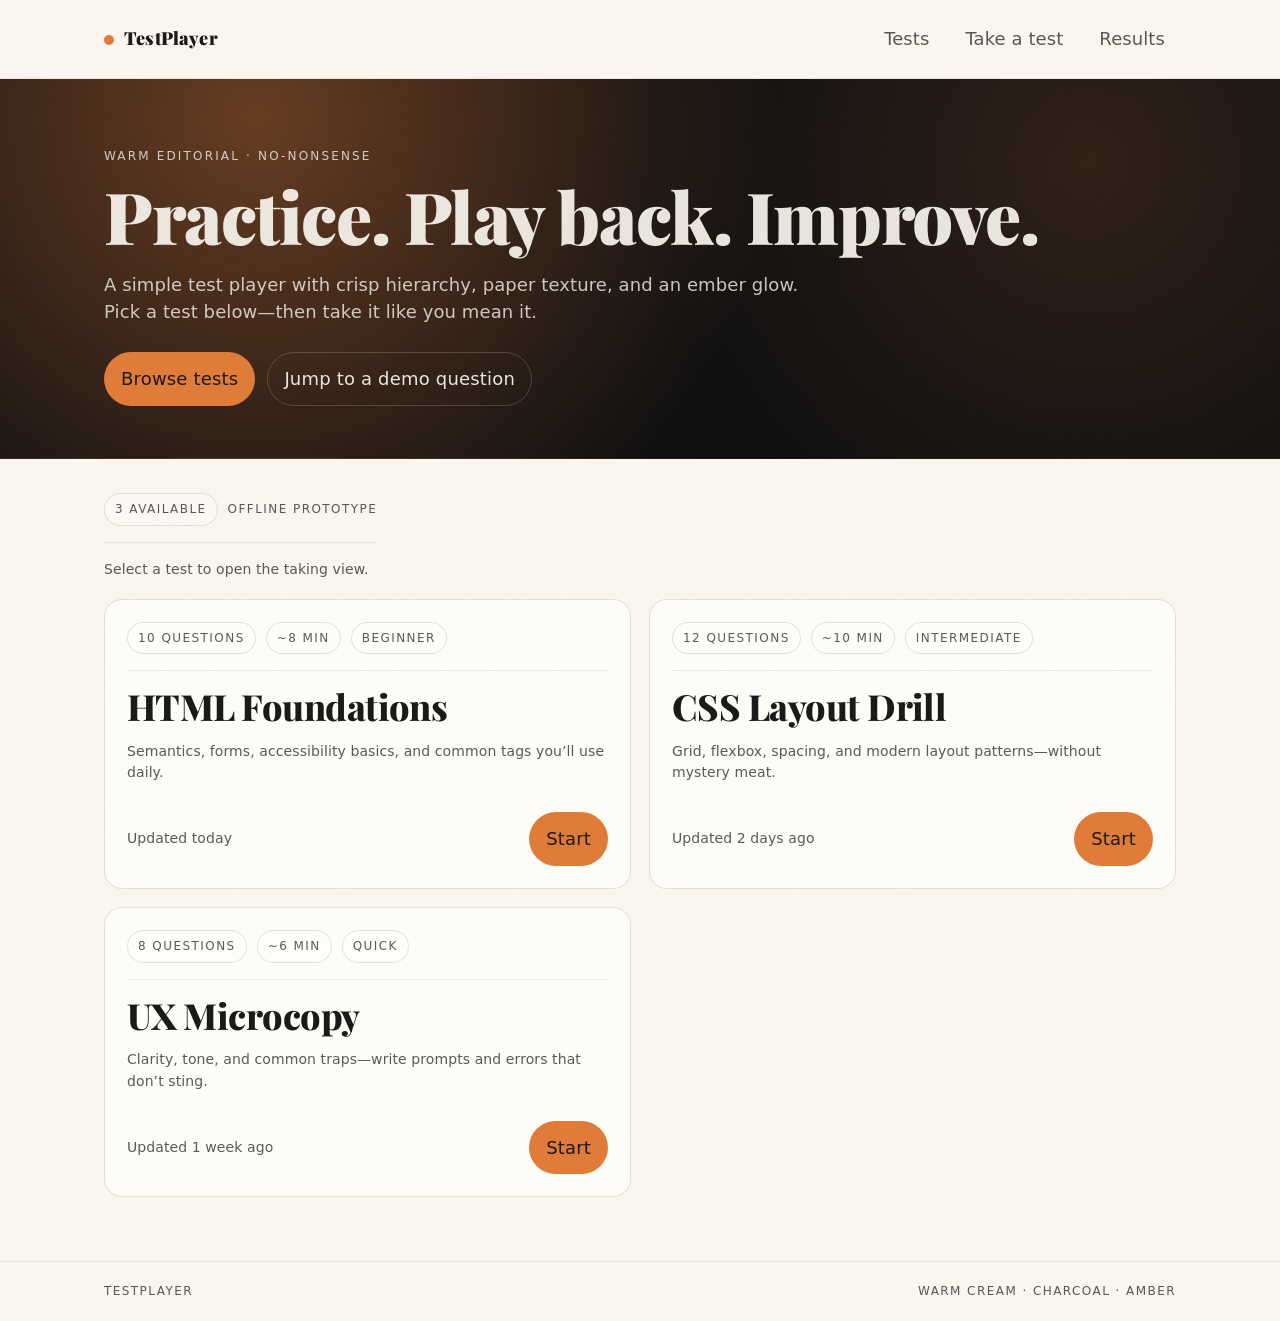
<file: index.html>
<!doctype html>
<html lang="en">
  <head>
    <meta charset="utf-8" />
    <meta name="viewport" content="width=device-width,initial-scale=1" />
    <title>TestPlayer — Tests</title>

    <link rel="preconnect" href="https://fonts.googleapis.com" />
    <link rel="preconnect" href="https://fonts.gstatic.com" crossorigin />
    <link href="https://fonts.googleapis.com/css2?family=Playfair+Display:wght@400;800;900&display=swap" rel="stylesheet" />
    <link href="https://api.fontshare.com/v2/css?f[]=satoshi@200,300,400,500,700,900&display=swap" rel="stylesheet" />

    <link rel="stylesheet" href="styles.css" />
  </head>
  <body>
    <div class="page">
      <header class="topbar">
        <div class="container">
          <div class="topbar-inner">
            <a class="brand" href="index.html" aria-label="TestPlayer home">
              <span class="brand-mark" aria-hidden="true"></span>
              <span class="brand-name">TestPlayer</span>
            </a>
            <nav class="nav" aria-label="Primary">
              <a href="index.html" aria-current="page">Tests</a>
              <a href="test.html">Take a test</a>
              <a href="results.html">Results</a>
            </nav>
          </div>
        </div>
      </header>

      <section class="hero">
        <div class="container">
          <div class="hero-inner">
            <div class="kicker">Warm editorial · no-nonsense</div>
            <h1 class="h1">Practice. Play back. Improve.</h1>
            <p class="lede">
              A simple test player with crisp hierarchy, paper texture, and an ember glow. Pick a test below—then take it like you mean it.
            </p>
            <div class="hero-actions">
              <a class="btn btn-amber" href="#tests">Browse tests</a>
              <a class="btn btn-ghost" href="test.html">Jump to a demo question</a>
            </div>
          </div>
        </div>
      </section>

      <main class="main">
        <div class="container">
          <div class="row" id="tests">
            <div>
              <div class="meta">
                <span class="pill">3 available</span>
                <span>Offline prototype</span>
              </div>
              <div class="rule"></div>
              <div class="small">Select a test to open the taking view.</div>
            </div>
          </div>

          <div style="height: 18px"></div>

          <section class="grid" aria-label="Test list">
            <article class="card">
              <div class="meta">
                <span class="pill">10 questions</span>
                <span class="pill">~8 min</span>
                <span class="pill">Beginner</span>
              </div>
              <div class="rule"></div>
              <h2>HTML Foundations</h2>
              <p class="small">Semantics, forms, accessibility basics, and common tags you’ll use daily.</p>
              <div style="height: 14px"></div>
              <div class="row">
                <div class="small">Updated today</div>
                <a class="btn btn-amber" href="test.html">Start</a>
              </div>
            </article>

            <article class="card">
              <div class="meta">
                <span class="pill">12 questions</span>
                <span class="pill">~10 min</span>
                <span class="pill">Intermediate</span>
              </div>
              <div class="rule"></div>
              <h2>CSS Layout Drill</h2>
              <p class="small">Grid, flexbox, spacing, and modern layout patterns—without mystery meat.</p>
              <div style="height: 14px"></div>
              <div class="row">
                <div class="small">Updated 2 days ago</div>
                <a class="btn btn-amber" href="test.html">Start</a>
              </div>
            </article>

            <article class="card">
              <div class="meta">
                <span class="pill">8 questions</span>
                <span class="pill">~6 min</span>
                <span class="pill">Quick</span>
              </div>
              <div class="rule"></div>
              <h2>UX Microcopy</h2>
              <p class="small">Clarity, tone, and common traps—write prompts and errors that don’t sting.</p>
              <div style="height: 14px"></div>
              <div class="row">
                <div class="small">Updated 1 week ago</div>
                <a class="btn btn-amber" href="test.html">Start</a>
              </div>
            </article>
          </section>
        </div>
      </main>

      <footer class="footer">
        <div class="container">
          <div class="row">
            <div>TestPlayer</div>
            <div>Warm cream · Charcoal · Amber</div>
          </div>
        </div>
      </footer>
    </div>
  </body>
</html>
</file>
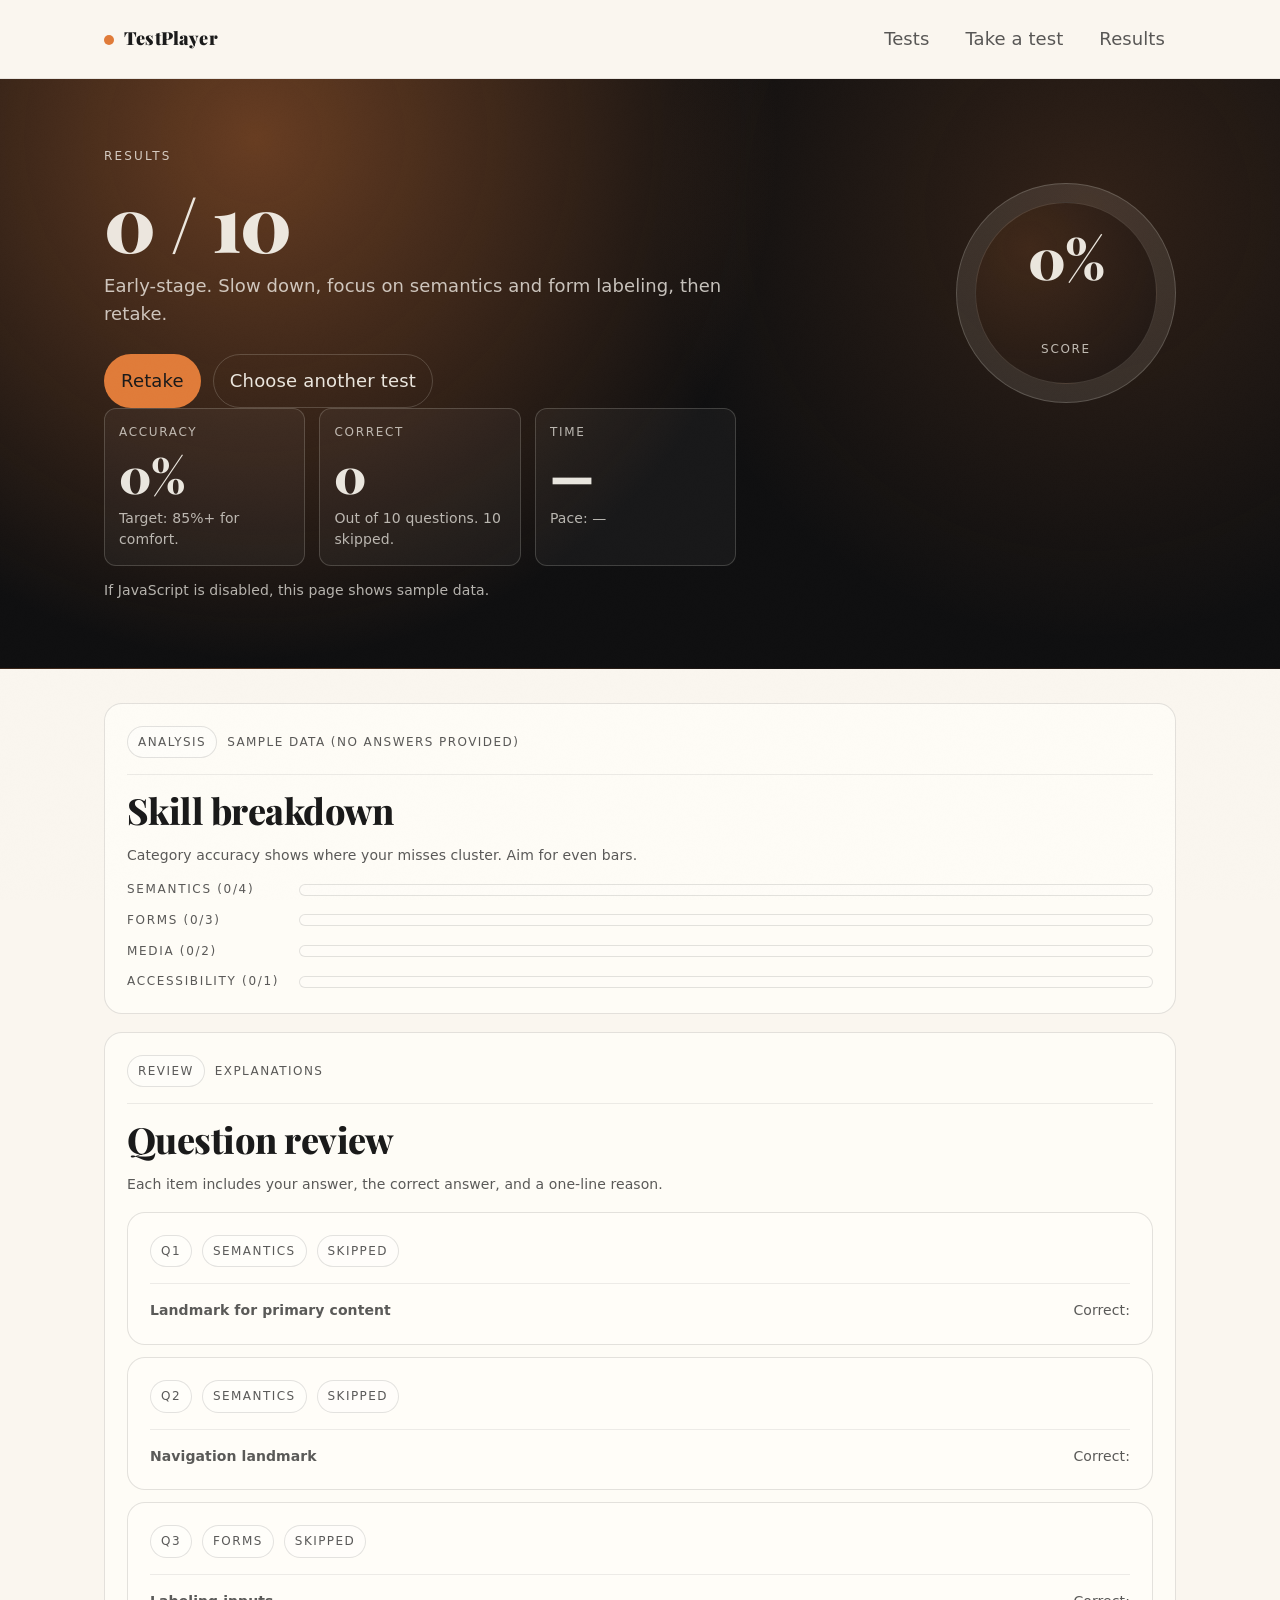
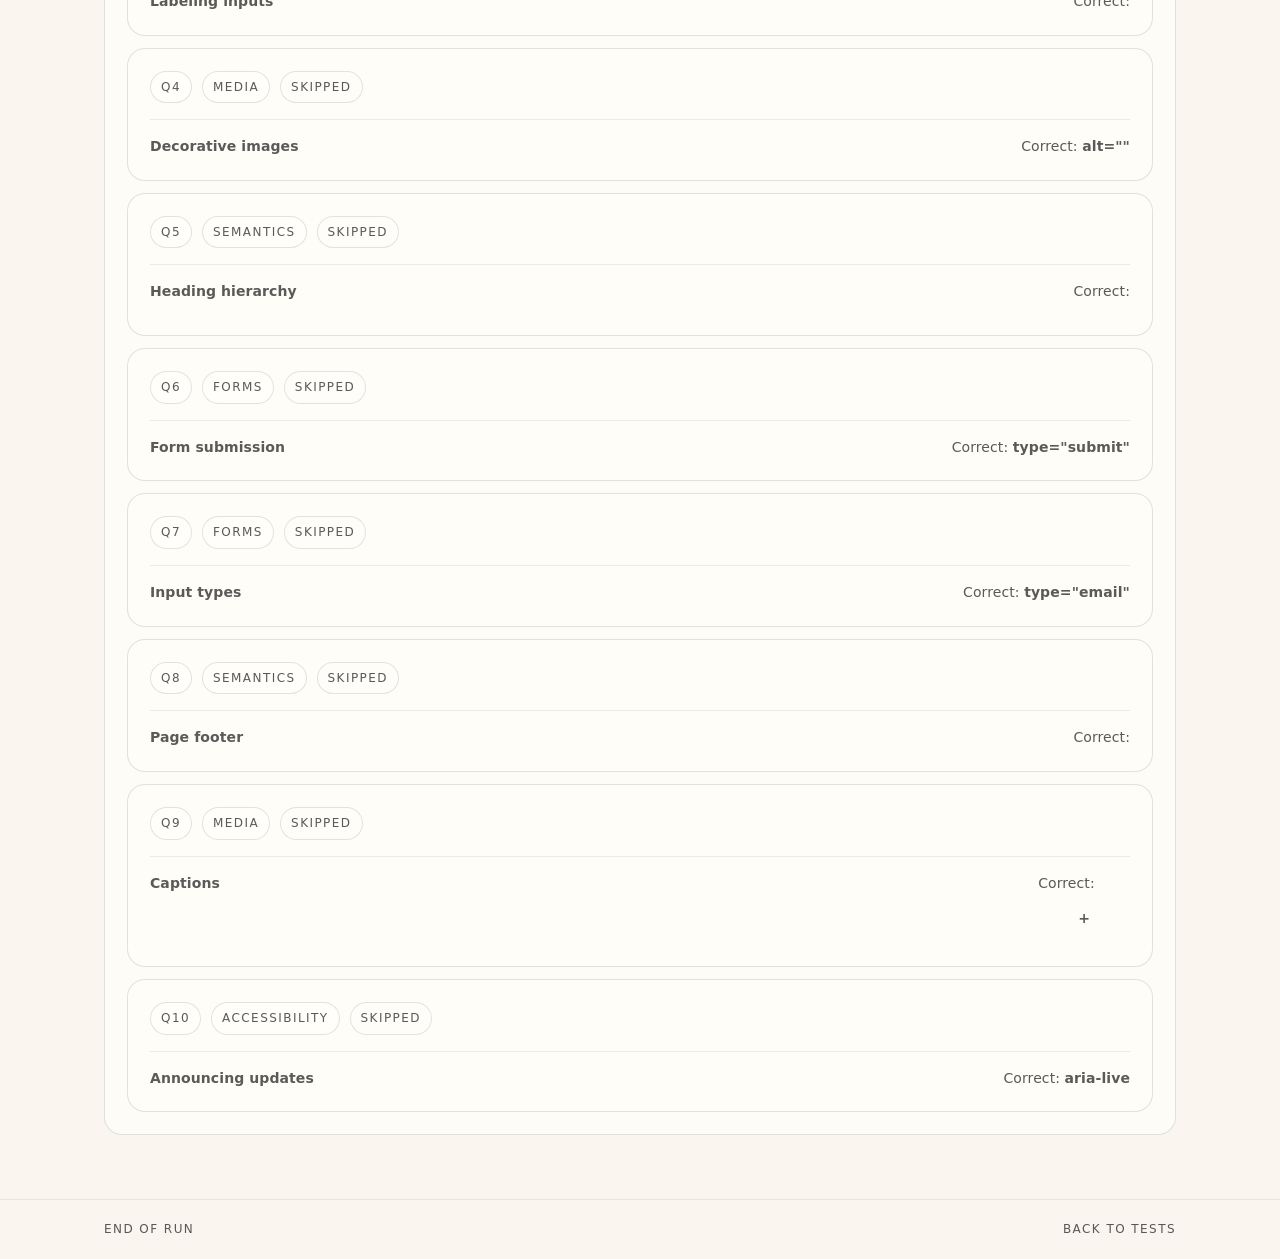
<file: results.html>
<!doctype html>
<html lang="en">
  <head>
    <meta charset="utf-8" />
    <meta name="viewport" content="width=device-width,initial-scale=1" />
    <title>TestPlayer — Results</title>

    <link rel="preconnect" href="https://fonts.googleapis.com" />
    <link rel="preconnect" href="https://fonts.gstatic.com" crossorigin />
    <link href="https://fonts.googleapis.com/css2?family=Playfair+Display:wght@400;800;900&display=swap" rel="stylesheet" />
    <link href="https://api.fontshare.com/v2/css?f[]=satoshi@200,300,400,500,700,900&display=swap" rel="stylesheet" />

    <link rel="stylesheet" href="styles.css" />

    <script src="app.js" defer></script>

  </head>
  <body>
    <div class="page">
      <header class="topbar">
        <div class="container">
          <div class="topbar-inner">
            <a class="brand" href="index.html" aria-label="TestPlayer home">
              <span class="brand-mark" aria-hidden="true"></span>
              <span class="brand-name">TestPlayer</span>
            </a>
            <nav class="nav" aria-label="Primary">
              <a href="index.html">Tests</a>
              <a href="test.html">Take a test</a>
              <a href="results.html" aria-current="page">Results</a>
            </nav>
          </div>
        </div>
      </header>

      <section class="hero">
        <div class="container">
          <div class="hero-inner" id="resultsRoot">
            <div class="kicker">Results</div>

            <div class="hero-metrics">
              <div>
                <h1 class="score" id="scoreLine">7 / 10</h1>
                <p class="subscore" id="summaryLine">Solid baseline. Your misses are clustered in semantics + form labeling.</p>

                <div class="hero-actions">
                  <a class="btn btn-amber" href="test.html">Retake</a>
                  <a class="btn btn-ghost" href="index.html">Choose another test</a>
                </div>

                <div class="stats" aria-label="Key stats">
                  <div class="stat">
                    <div class="stat-label">Accuracy</div>
                    <div class="stat-value" id="statAccuracy">70%</div>
                    <div class="stat-note" id="statAccuracyNote">Target: 85%+ for comfort.</div>
                  </div>
                  <div class="stat">
                    <div class="stat-label">Correct</div>
                    <div class="stat-value" id="statCorrect">7</div>
                    <div class="stat-note" id="statCorrectNote">Out of 10 questions.</div>
                  </div>
                  <div class="stat">
                    <div class="stat-label">Time</div>
                    <div class="stat-value" id="statTime">—</div>
                    <div class="stat-note" id="statPace">Pace: —</div>
                  </div>
                </div>

                <p class="small" style="margin-top: 14px; color: rgba(250, 246, 239, 0.70)">
                  If JavaScript is disabled, this page shows sample data.
                </p>
              </div>

              <div style="display:flex;justify-content:flex-end">
                <div class="donut" id="donut" style="--p:70" aria-label="Score chart">
                  <div class="donut-center">
                    <strong id="donutPct">70%</strong>
                    <span>score</span>
                  </div>
                </div>
              </div>
            </div>
          </div>
        </div>
      </section>

      <main class="main">
        <div class="container">
          <div class="grid">
            <section class="card" style="grid-column: span 12" aria-label="Skill breakdown">
              <div class="meta">
                <span class="pill">Analysis</span>
                <span id="analysisPill">From your answers</span>
              </div>
              <div class="rule"></div>
              <h2>Skill breakdown</h2>
              <p class="small">Category accuracy shows where your misses cluster. Aim for even bars.</p>
              <div class="bars" id="categoryBars" aria-label="Category accuracy bars"></div>
            </section>

            <section class="card" style="grid-column: span 12" aria-label="Answer review">
              <div class="meta">
                <span class="pill">Review</span>
                <span>Explanations</span>
              </div>
              <div class="rule"></div>
              <h2>Question review</h2>
              <p class="small">Each item includes your answer, the correct answer, and a one-line reason.</p>
              <div id="reviewList" style="display:grid;gap:12px;margin-top:16px"></div>
            </section>
          </div>
        </div>
      </main>

      <footer class="footer">
        <div class="container">
          <div class="row">
            <div>End of run</div>
            <div><a href="index.html">Back to tests</a></div>
          </div>
        </div>
      </footer>
    </div>
  </body>
</html>
</file>
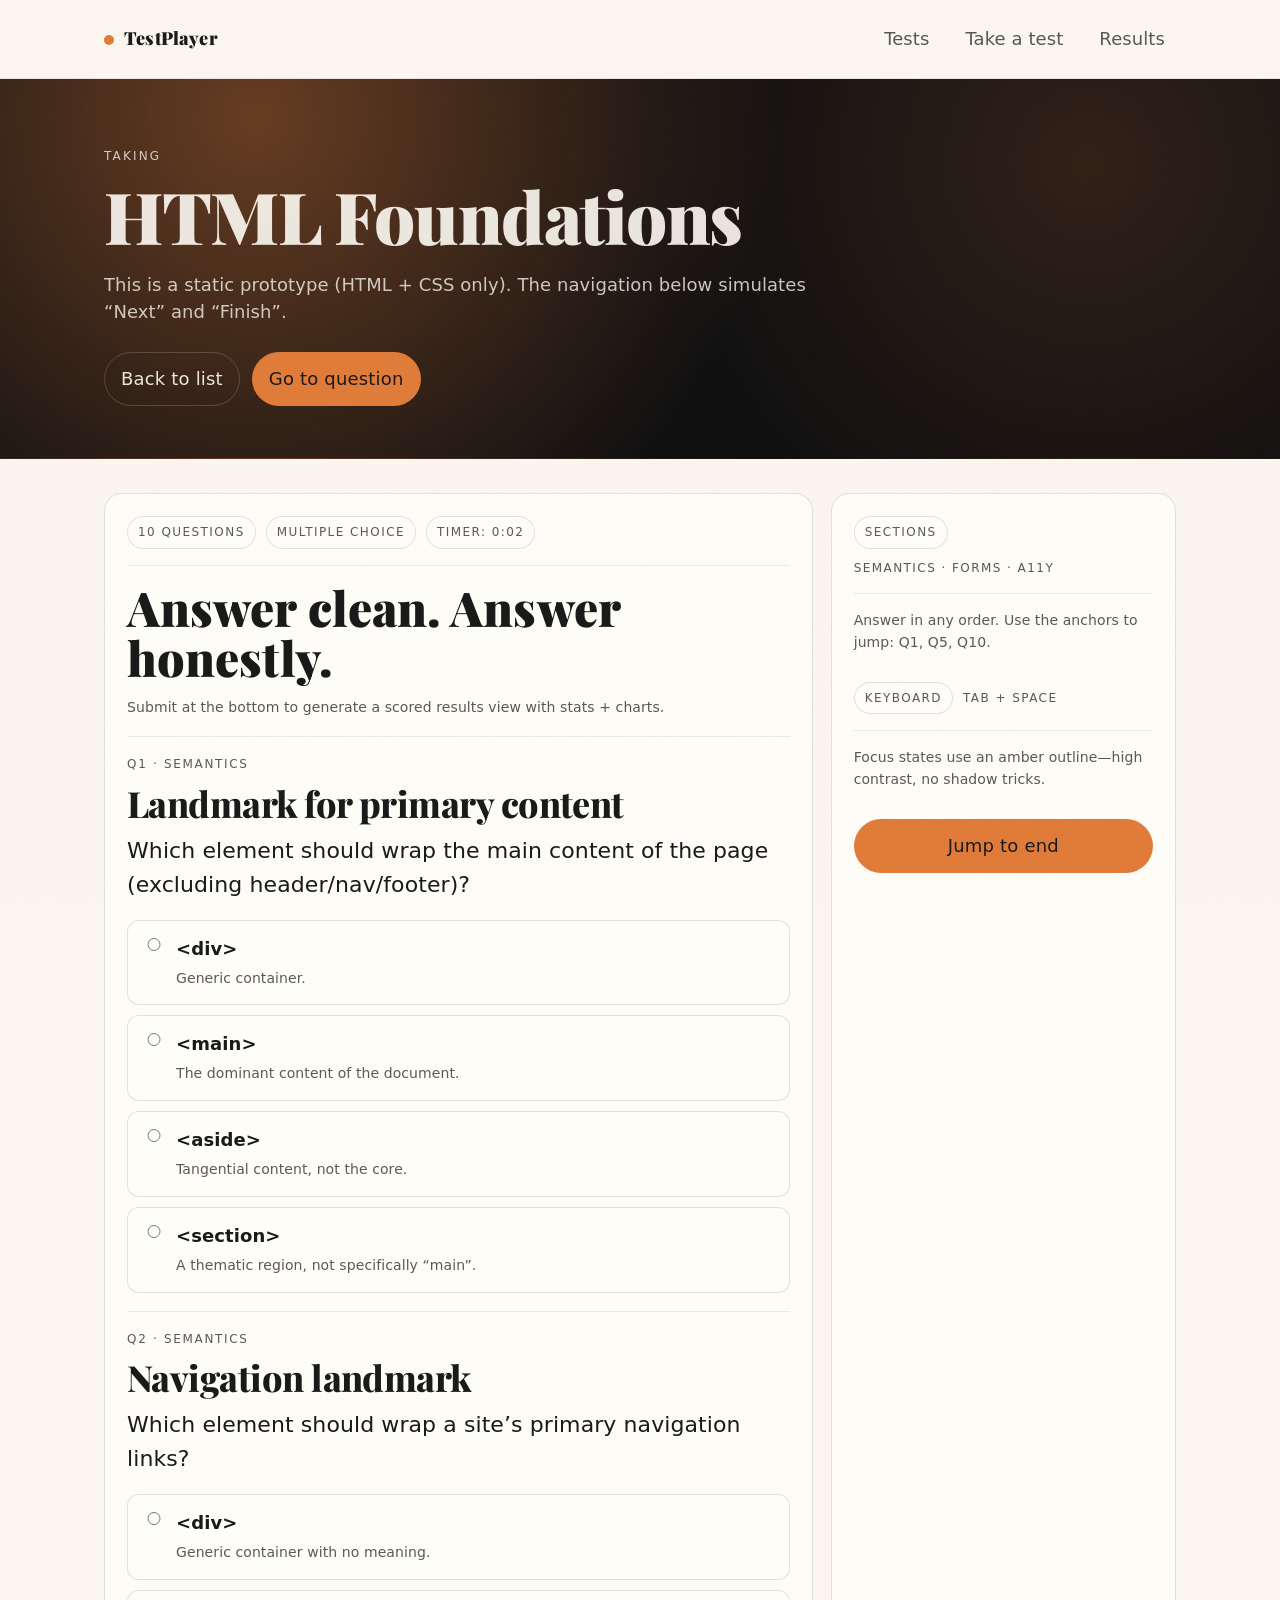
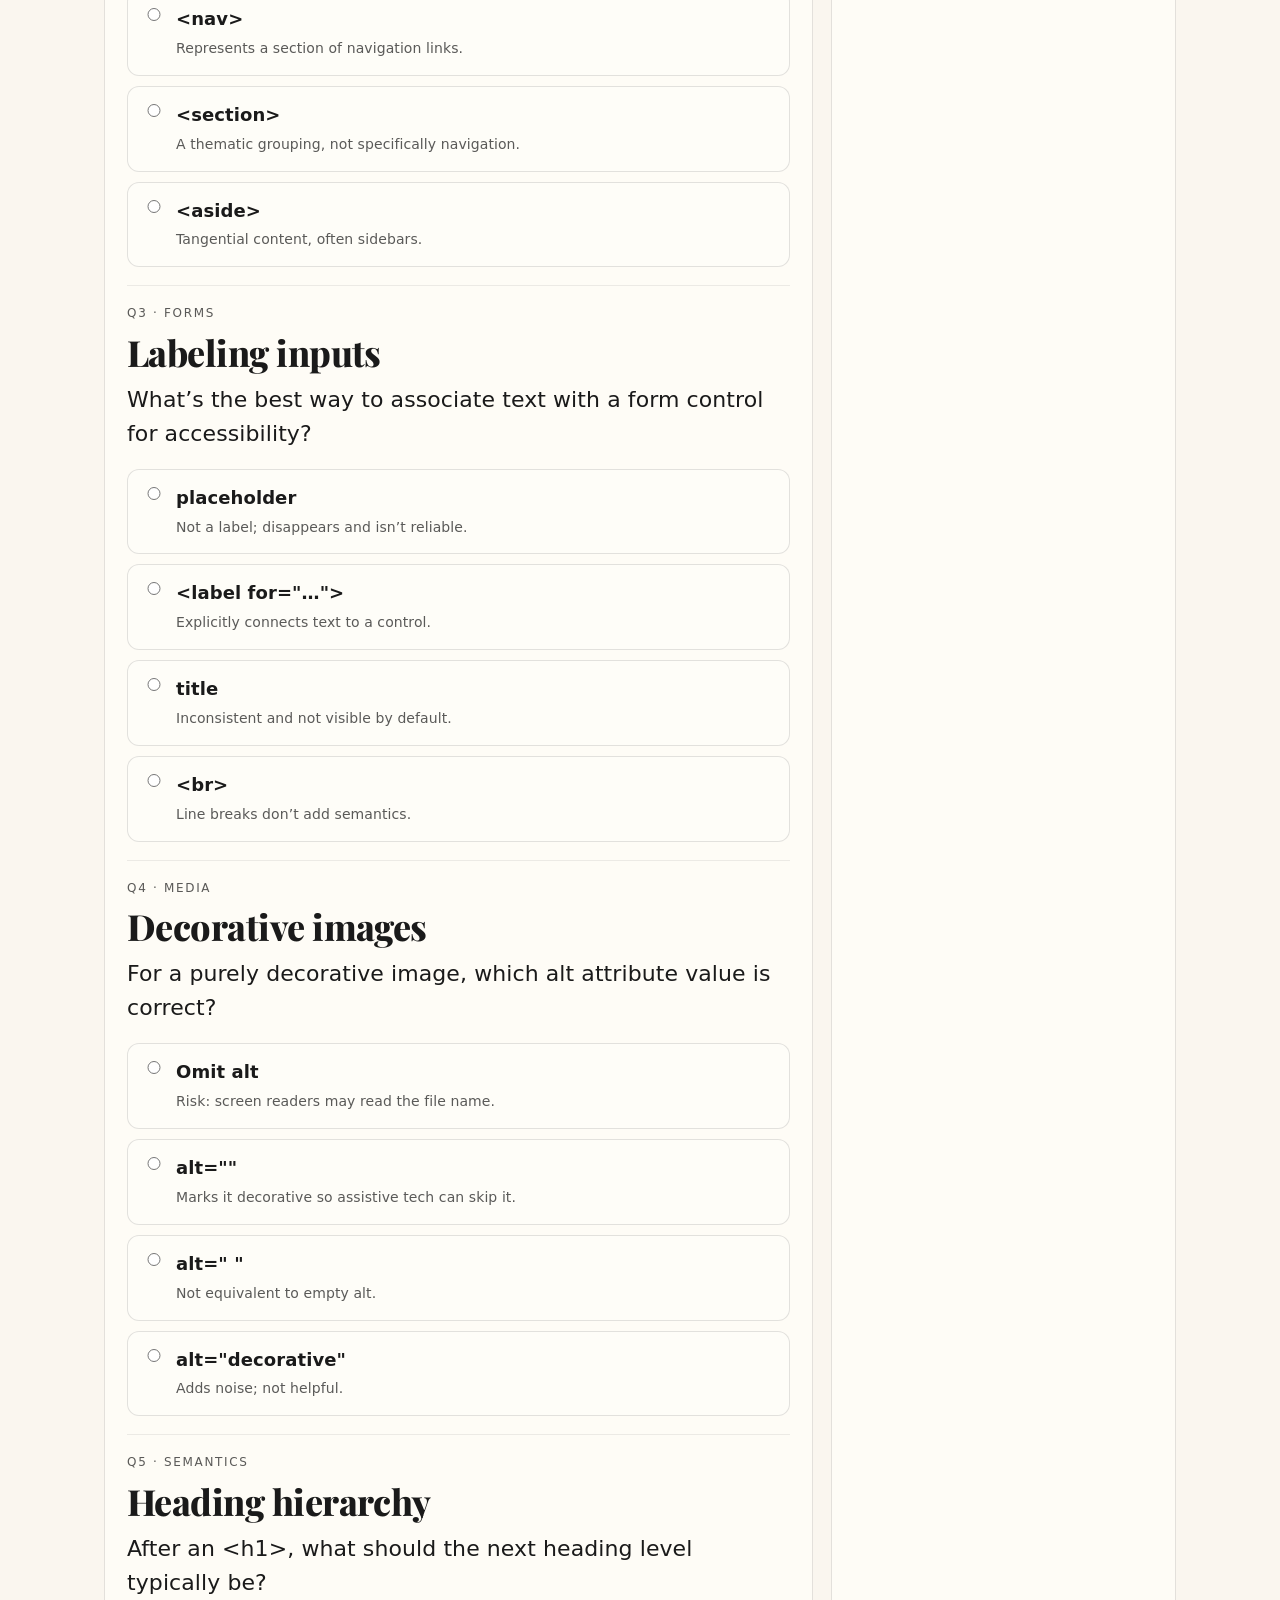
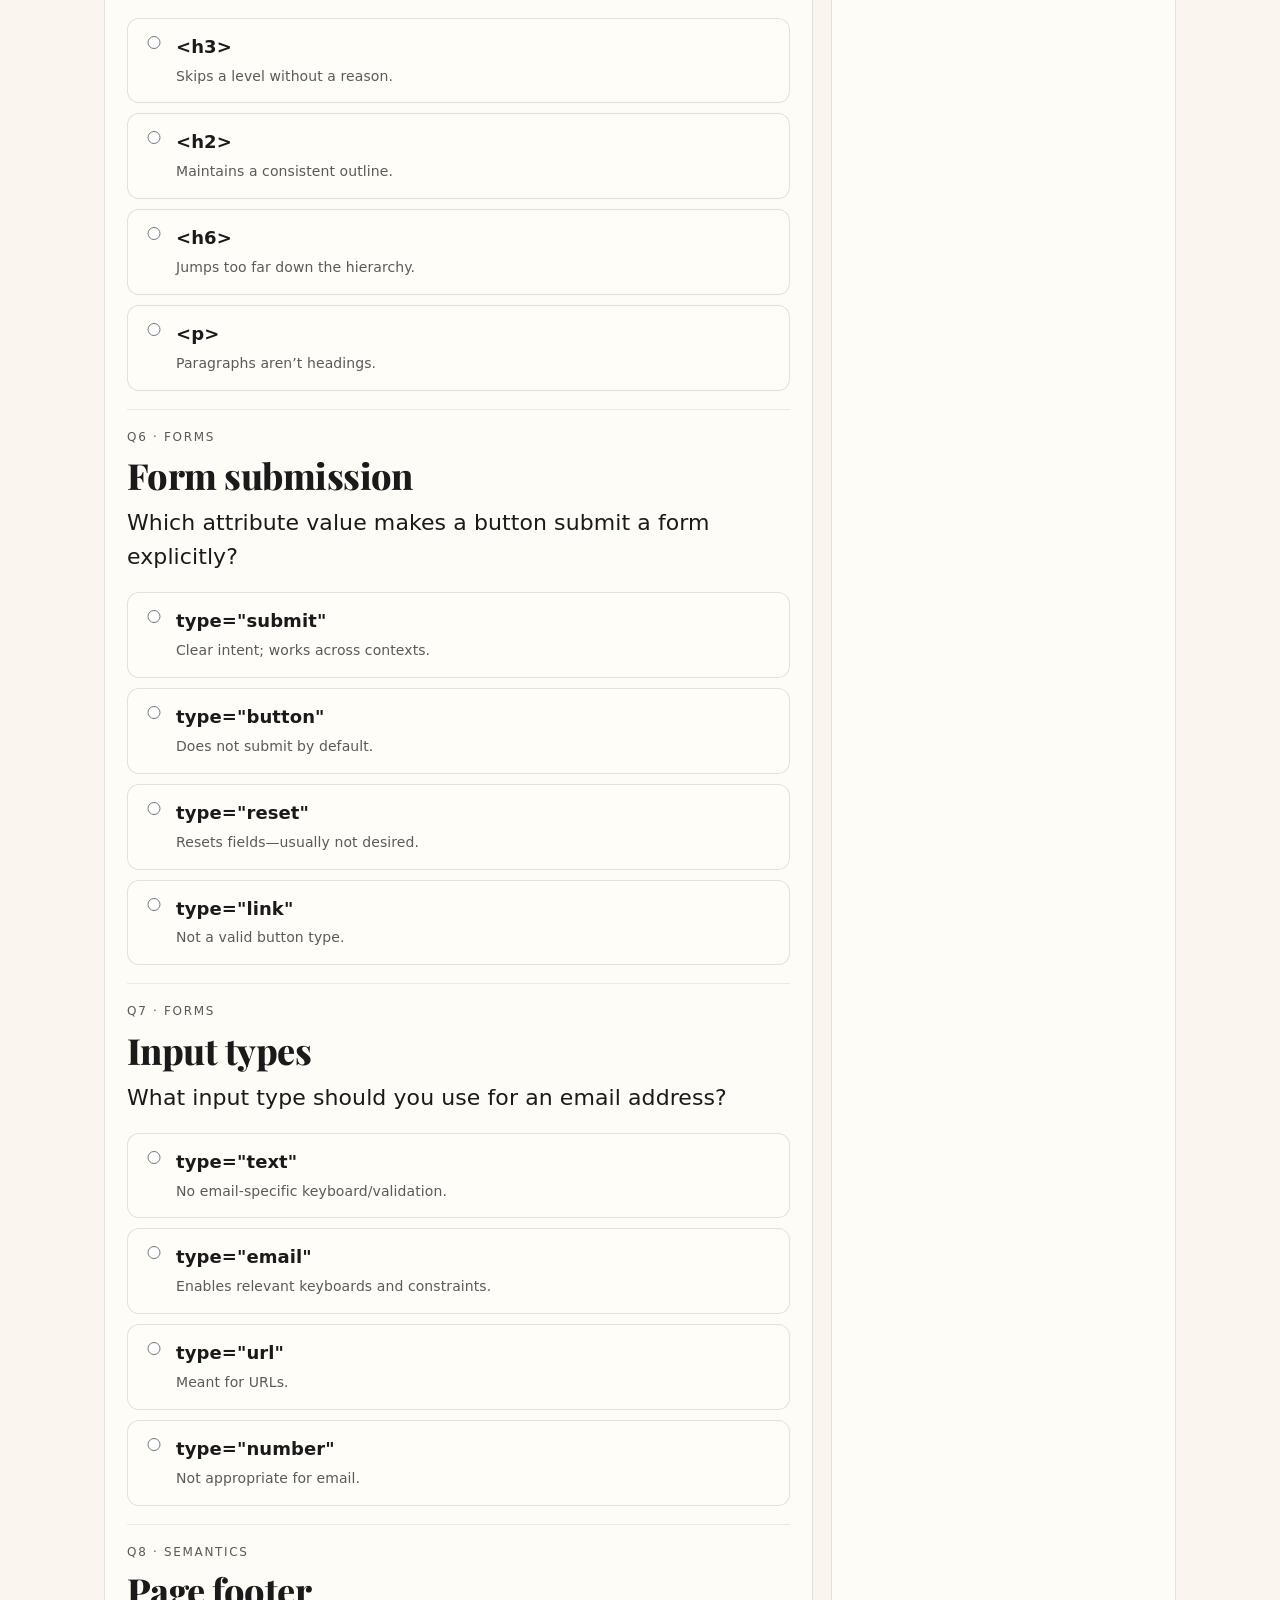
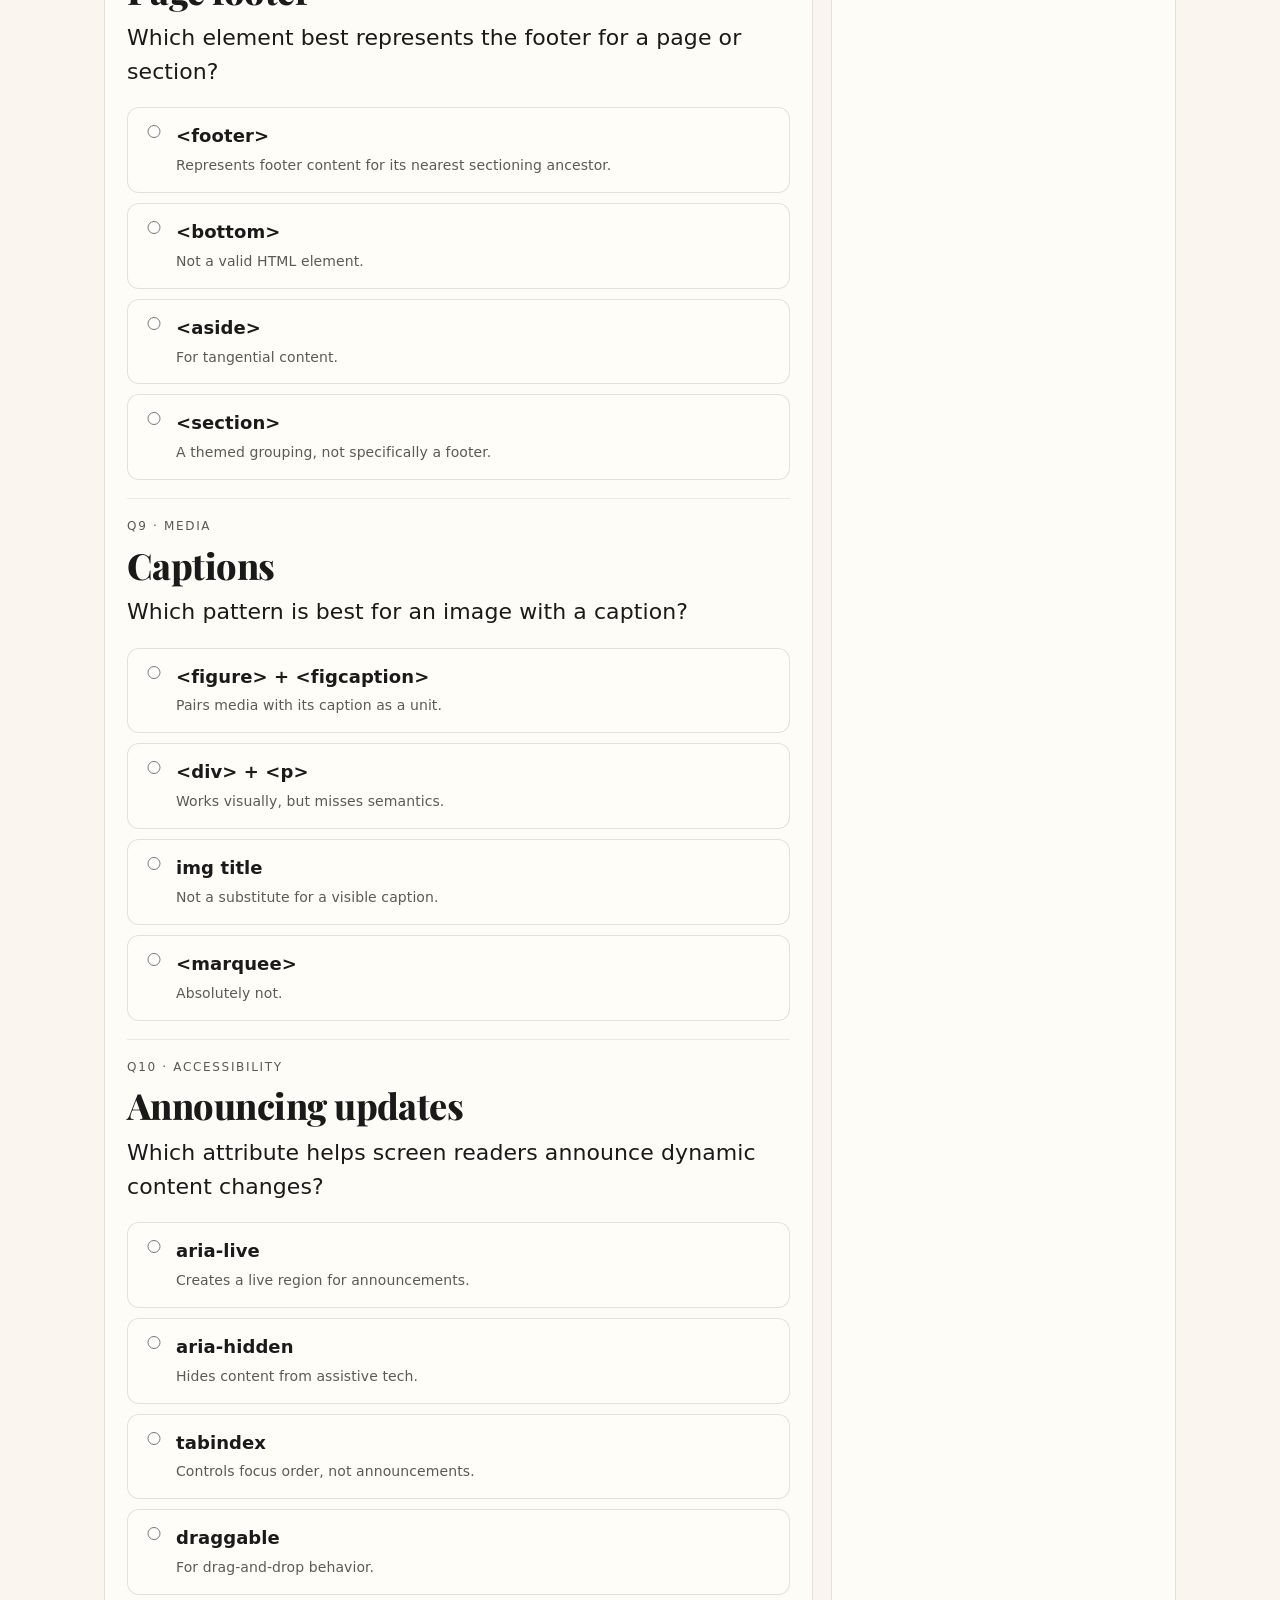
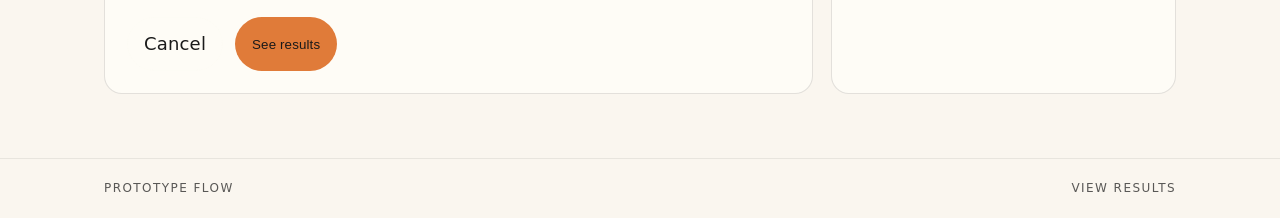
<file: test.html>
<!doctype html>
<html lang="en">
  <head>
    <meta charset="utf-8" />
    <meta name="viewport" content="width=device-width,initial-scale=1" />
    <title>TestPlayer — Taking</title>

    <link rel="preconnect" href="https://fonts.googleapis.com" />
    <link rel="preconnect" href="https://fonts.gstatic.com" crossorigin />
    <link href="https://fonts.googleapis.com/css2?family=Playfair+Display:wght@400;800;900&display=swap" rel="stylesheet" />
    <link href="https://api.fontshare.com/v2/css?f[]=satoshi@200,300,400,500,700,900&display=swap" rel="stylesheet" />

    <link rel="stylesheet" href="styles.css" />

    <script src="app.js" defer></script>

  </head>
  <body>
    <div class="page">
      <header class="topbar">
        <div class="container">
          <div class="topbar-inner">
            <a class="brand" href="index.html" aria-label="TestPlayer home">
              <span class="brand-mark" aria-hidden="true"></span>
              <span class="brand-name">TestPlayer</span>
            </a>
            <nav class="nav" aria-label="Primary">
              <a href="index.html">Tests</a>
              <a href="test.html" aria-current="page">Take a test</a>
              <a href="results.html">Results</a>
            </nav>
          </div>
        </div>
      </header>

      <section class="hero">
        <div class="container">
          <div class="hero-inner">
            <div class="kicker">Taking</div>
            <h1 class="h1">HTML Foundations</h1>
            <p class="lede">
              This is a static prototype (HTML + CSS only). The navigation below simulates “Next” and “Finish”.
            </p>
            <div class="hero-actions">
              <a class="btn btn-ghost" href="index.html">Back to list</a>
              <a class="btn btn-amber" href="#question">Go to question</a>
            </div>
          </div>
        </div>
      </section>

      <main class="main">
        <div class="container">
          <div class="grid">
            <section class="panel" style="grid-column: span 8" aria-label="Questions" id="question">
              <div class="meta">
                <span class="pill">10 questions</span>
                <span class="pill">Multiple choice</span>
                <span class="pill" id="elapsedPill">Timer: —</span>
              </div>
              <div class="rule"></div>

              <h2 class="panel-title">Answer clean. Answer honestly.</h2>
              <p class="small">Submit at the bottom to generate a scored results view with stats + charts.</p>

              <form action="results.html" method="get" id="testForm" style="margin-top: 18px">
                <input type="hidden" name="elapsed" id="elapsedField" value="" />

                <div class="q-block" id="q1">
                  <div class="q-kicker">Q1 · Semantics</div>
                  <h3 class="q-title">Landmark for primary content</h3>
                  <div class="question">Which element should wrap the main content of the page (excluding header/nav/footer)?</div>
                  <div class="options">
                    <label class="option"><input type="radio" name="q1" value="div" /> <span><strong>&lt;div&gt;</strong><br /><span class="small">Generic container.</span></span></label>
                    <label class="option"><input type="radio" name="q1" value="main" /> <span><strong>&lt;main&gt;</strong><br /><span class="small">The dominant content of the document.</span></span></label>
                    <label class="option"><input type="radio" name="q1" value="aside" /> <span><strong>&lt;aside&gt;</strong><br /><span class="small">Tangential content, not the core.</span></span></label>
                    <label class="option"><input type="radio" name="q1" value="section" /> <span><strong>&lt;section&gt;</strong><br /><span class="small">A thematic region, not specifically “main”.</span></span></label>
                  </div>
                </div>

                <div class="q-block" id="q2">
                  <div class="q-kicker">Q2 · Semantics</div>
                  <h3 class="q-title">Navigation landmark</h3>
                  <div class="question">Which element should wrap a site’s primary navigation links?</div>
                  <div class="options">
                    <label class="option"><input type="radio" name="q2" value="div" /> <span><strong>&lt;div&gt;</strong><br /><span class="small">Generic container with no meaning.</span></span></label>
                    <label class="option"><input type="radio" name="q2" value="nav" /> <span><strong>&lt;nav&gt;</strong><br /><span class="small">Represents a section of navigation links.</span></span></label>
                    <label class="option"><input type="radio" name="q2" value="section" /> <span><strong>&lt;section&gt;</strong><br /><span class="small">A thematic grouping, not specifically navigation.</span></span></label>
                    <label class="option"><input type="radio" name="q2" value="aside" /> <span><strong>&lt;aside&gt;</strong><br /><span class="small">Tangential content, often sidebars.</span></span></label>
                  </div>
                </div>

                <div class="q-block" id="q3">
                  <div class="q-kicker">Q3 · Forms</div>
                  <h3 class="q-title">Labeling inputs</h3>
                  <div class="question">What’s the best way to associate text with a form control for accessibility?</div>
                  <div class="options">
                    <label class="option"><input type="radio" name="q3" value="placeholder" /> <span><strong>placeholder</strong><br /><span class="small">Not a label; disappears and isn’t reliable.</span></span></label>
                    <label class="option"><input type="radio" name="q3" value="label" /> <span><strong>&lt;label for="…"&gt;</strong><br /><span class="small">Explicitly connects text to a control.</span></span></label>
                    <label class="option"><input type="radio" name="q3" value="title" /> <span><strong>title</strong><br /><span class="small">Inconsistent and not visible by default.</span></span></label>
                    <label class="option"><input type="radio" name="q3" value="br" /> <span><strong>&lt;br&gt;</strong><br /><span class="small">Line breaks don’t add semantics.</span></span></label>
                  </div>
                </div>

                <div class="q-block" id="q4">
                  <div class="q-kicker">Q4 · Media</div>
                  <h3 class="q-title">Decorative images</h3>
                  <div class="question">For a purely decorative image, which alt attribute value is correct?</div>
                  <div class="options">
                    <label class="option"><input type="radio" name="q4" value="omit" /> <span><strong>Omit alt</strong><br /><span class="small">Risk: screen readers may read the file name.</span></span></label>
                    <label class="option"><input type="radio" name="q4" value="empty" /> <span><strong>alt=""</strong><br /><span class="small">Marks it decorative so assistive tech can skip it.</span></span></label>
                    <label class="option"><input type="radio" name="q4" value="space" /> <span><strong>alt=" "</strong><br /><span class="small">Not equivalent to empty alt.</span></span></label>
                    <label class="option"><input type="radio" name="q4" value="decor" /> <span><strong>alt="decorative"</strong><br /><span class="small">Adds noise; not helpful.</span></span></label>
                  </div>
                </div>

                <div class="q-block" id="q5">
                  <div class="q-kicker">Q5 · Semantics</div>
                  <h3 class="q-title">Heading hierarchy</h3>
                  <div class="question">After an &lt;h1&gt;, what should the next heading level typically be?</div>
                  <div class="options">
                    <label class="option"><input type="radio" name="q5" value="h3" /> <span><strong>&lt;h3&gt;</strong><br /><span class="small">Skips a level without a reason.</span></span></label>
                    <label class="option"><input type="radio" name="q5" value="h2" /> <span><strong>&lt;h2&gt;</strong><br /><span class="small">Maintains a consistent outline.</span></span></label>
                    <label class="option"><input type="radio" name="q5" value="h6" /> <span><strong>&lt;h6&gt;</strong><br /><span class="small">Jumps too far down the hierarchy.</span></span></label>
                    <label class="option"><input type="radio" name="q5" value="p" /> <span><strong>&lt;p&gt;</strong><br /><span class="small">Paragraphs aren’t headings.</span></span></label>
                  </div>
                </div>

                <div class="q-block" id="q6">
                  <div class="q-kicker">Q6 · Forms</div>
                  <h3 class="q-title">Form submission</h3>
                  <div class="question">Which attribute value makes a button submit a form explicitly?</div>
                  <div class="options">
                    <label class="option"><input type="radio" name="q6" value="submit" /> <span><strong>type="submit"</strong><br /><span class="small">Clear intent; works across contexts.</span></span></label>
                    <label class="option"><input type="radio" name="q6" value="button" /> <span><strong>type="button"</strong><br /><span class="small">Does not submit by default.</span></span></label>
                    <label class="option"><input type="radio" name="q6" value="reset" /> <span><strong>type="reset"</strong><br /><span class="small">Resets fields—usually not desired.</span></span></label>
                    <label class="option"><input type="radio" name="q6" value="link" /> <span><strong>type="link"</strong><br /><span class="small">Not a valid button type.</span></span></label>
                  </div>
                </div>

                <div class="q-block" id="q7">
                  <div class="q-kicker">Q7 · Forms</div>
                  <h3 class="q-title">Input types</h3>
                  <div class="question">What input type should you use for an email address?</div>
                  <div class="options">
                    <label class="option"><input type="radio" name="q7" value="text" /> <span><strong>type="text"</strong><br /><span class="small">No email-specific keyboard/validation.</span></span></label>
                    <label class="option"><input type="radio" name="q7" value="email" /> <span><strong>type="email"</strong><br /><span class="small">Enables relevant keyboards and constraints.</span></span></label>
                    <label class="option"><input type="radio" name="q7" value="url" /> <span><strong>type="url"</strong><br /><span class="small">Meant for URLs.</span></span></label>
                    <label class="option"><input type="radio" name="q7" value="number" /> <span><strong>type="number"</strong><br /><span class="small">Not appropriate for email.</span></span></label>
                  </div>
                </div>

                <div class="q-block" id="q8">
                  <div class="q-kicker">Q8 · Semantics</div>
                  <h3 class="q-title">Page footer</h3>
                  <div class="question">Which element best represents the footer for a page or section?</div>
                  <div class="options">
                    <label class="option"><input type="radio" name="q8" value="footer" /> <span><strong>&lt;footer&gt;</strong><br /><span class="small">Represents footer content for its nearest sectioning ancestor.</span></span></label>
                    <label class="option"><input type="radio" name="q8" value="bottom" /> <span><strong>&lt;bottom&gt;</strong><br /><span class="small">Not a valid HTML element.</span></span></label>
                    <label class="option"><input type="radio" name="q8" value="aside" /> <span><strong>&lt;aside&gt;</strong><br /><span class="small">For tangential content.</span></span></label>
                    <label class="option"><input type="radio" name="q8" value="section" /> <span><strong>&lt;section&gt;</strong><br /><span class="small">A themed grouping, not specifically a footer.</span></span></label>
                  </div>
                </div>

                <div class="q-block" id="q9">
                  <div class="q-kicker">Q9 · Media</div>
                  <h3 class="q-title">Captions</h3>
                  <div class="question">Which pattern is best for an image with a caption?</div>
                  <div class="options">
                    <label class="option"><input type="radio" name="q9" value="figure" /> <span><strong>&lt;figure&gt; + &lt;figcaption&gt;</strong><br /><span class="small">Pairs media with its caption as a unit.</span></span></label>
                    <label class="option"><input type="radio" name="q9" value="div" /> <span><strong>&lt;div&gt; + &lt;p&gt;</strong><br /><span class="small">Works visually, but misses semantics.</span></span></label>
                    <label class="option"><input type="radio" name="q9" value="imgtitle" /> <span><strong>img title</strong><br /><span class="small">Not a substitute for a visible caption.</span></span></label>
                    <label class="option"><input type="radio" name="q9" value="marquee" /> <span><strong>&lt;marquee&gt;</strong><br /><span class="small">Absolutely not.</span></span></label>
                  </div>
                </div>

                <div class="q-block" id="q10">
                  <div class="q-kicker">Q10 · Accessibility</div>
                  <h3 class="q-title">Announcing updates</h3>
                  <div class="question">Which attribute helps screen readers announce dynamic content changes?</div>
                  <div class="options">
                    <label class="option"><input type="radio" name="q10" value="aria-live" /> <span><strong>aria-live</strong><br /><span class="small">Creates a live region for announcements.</span></span></label>
                    <label class="option"><input type="radio" name="q10" value="aria-hidden" /> <span><strong>aria-hidden</strong><br /><span class="small">Hides content from assistive tech.</span></span></label>
                    <label class="option"><input type="radio" name="q10" value="tabindex" /> <span><strong>tabindex</strong><br /><span class="small">Controls focus order, not announcements.</span></span></label>
                    <label class="option"><input type="radio" name="q10" value="draggable" /> <span><strong>draggable</strong><br /><span class="small">For drag-and-drop behavior.</span></span></label>
                  </div>
                </div>

                <div style="display:flex;gap:12px;flex-wrap:wrap;margin-top: 22px">
                  <a class="btn btn-ghost" href="index.html">Cancel</a>
                  <button class="btn btn-amber" type="submit">See results</button>
                </div>
              </form>
            </section>

            <aside class="panel" style="grid-column: span 4" aria-label="Test sidebar">
              <div class="meta">
                <span class="pill">Sections</span>
                <span>Semantics · Forms · A11y</span>
              </div>
              <div class="rule"></div>
              <p class="small">
                Answer in any order. Use the anchors to jump:
                <a href="#q1">Q1</a>, <a href="#q5">Q5</a>, <a href="#q10">Q10</a>.
              </p>
              <div style="height: 14px"></div>
              <div class="meta">
                <span class="pill">Keyboard</span>
                <span>Tab + Space</span>
              </div>
              <div class="rule"></div>
              <p class="small">
                Focus states use an amber outline—high contrast, no shadow tricks.
              </p>
              <div style="height: 14px"></div>
              <a class="btn btn-amber" href="#q10" style="width:100%">Jump to end</a>
            </aside>
          </div>
        </div>
      </main>

      <footer class="footer">
        <div class="container">
          <div class="row">
            <div>Prototype flow</div>
            <div><a href="results.html">View results</a></div>
          </div>
        </div>
      </footer>
    </div>
  </body>
</html>
</file>
<file: styles.css>
/*
  Aesthetic direction: “Paper & Ember”
  - Warm cream paper base with subtle noise
  - Charcoal typography with extreme weight contrast
  - Dark hero panels with amber radial glow
  - No generic shadows; rely on borders, spacing, and typography
*/

:root {
  --bg: #FAF6EF;
  --ink: #1A1A1A;
  --accent: #E07B39;

  --paper: #FFFDF8;
  --paper-warm: #F3EBDD;
  --surface: rgba(255, 253, 248, 0.82);
  --bar: rgba(250, 246, 239, 0.92);
  --coal: #0F0F10;

  --muted: rgba(26, 26, 26, 0.72);
  --faint: rgba(26, 26, 26, 0.12);
  --fainter: rgba(26, 26, 26, 0.08);

  --radius: 18px;
  --radius-sm: 12px;
  --max: 1120px;

  --body: 18px;
  --display: 72px; /* 4x body */
  --h2: 36px; /* 2x body (not 1.5x) */

  --line: 1px solid var(--faint);
}

* { box-sizing: border-box; }
html, body { height: 100%; }

body {
  margin: 0;
  color: var(--ink);
  background: var(--bg);
  font-family: Satoshi, ui-sans-serif, system-ui, -apple-system, Segoe UI, Roboto, Helvetica, Arial, "Apple Color Emoji", "Segoe UI Emoji";
  font-size: var(--body);
  font-weight: 200;
  line-height: 1.55;
  letter-spacing: 0.005em;
}

.sr-only {
  position: absolute;
  width: 1px;
  height: 1px;
  padding: 0;
  margin: -1px;
  overflow: hidden;
  clip: rect(0, 0, 0, 0);
  white-space: nowrap;
  border: 0;
}

body::before {
  content: "";
  position: fixed;
  inset: 0;
  pointer-events: none;
  background-image: url("assets/noise.svg");
  background-size: 280px 280px;
  opacity: 0.055;
  mix-blend-mode: multiply;
}

a {
  color: inherit;
  text-decoration: none;
}

a:focus-visible,
button:focus-visible,
input:focus-visible {
  outline: 2px solid rgba(224, 123, 57, 0.8);
  outline-offset: 4px;
}

.page {
  min-height: 100dvh;
  display: flex;
  flex-direction: column;
}

.container {
  width: 100%;
  max-width: var(--max);
  padding: 0 24px;
  margin: 0 auto;
}

.topbar {
  position: sticky;
  top: 0;
  z-index: 10;
  background: var(--bar);
  backdrop-filter: blur(8px);
  border-bottom: 1px solid var(--fainter);
}

.topbar-inner {
  display: flex;
  align-items: center;
  justify-content: space-between;
  gap: 18px;
  padding: 16px 0;
}

.brand {
  display: inline-flex;
  align-items: baseline;
  gap: 10px;
  letter-spacing: 0.01em;
}

.brand-mark {
  width: 10px;
  height: 10px;
  border-radius: 999px;
  background: var(--accent);
}

.brand-name {
  font-family: "Playfair Display", ui-serif, Georgia, "Times New Roman", Times, serif;
  font-weight: 900;
  letter-spacing: 0.01em;
}

.nav {
  display: flex;
  gap: 14px;
  align-items: center;
  color: var(--muted);
}

.nav a {
  padding: 8px 10px;
  border-radius: 999px;
  border: 1px solid transparent;
}

.nav a:hover {
  border-color: var(--faint);
  color: var(--ink);
}

.hero {
  position: relative;
  border-bottom: 1px solid var(--fainter);
  background:
    radial-gradient(900px circle at 20% 10%, rgba(224, 123, 57, 0.42), transparent 58%),
    radial-gradient(720px circle at 85% 22%, rgba(224, 123, 57, 0.16), transparent 60%),
    var(--coal);
  color: rgba(250, 246, 239, 0.92);
}

.hero::after {
  content: "";
  position: absolute;
  inset: 0;
  pointer-events: none;
  background-image: url("assets/noise.svg");
  background-size: 260px 260px;
  opacity: 0.11;
  mix-blend-mode: overlay;
}

.hero-inner {
  position: relative;
  padding: 68px 0 52px;
}

.kicker {
  color: rgba(250, 246, 239, 0.78);
  text-transform: uppercase;
  letter-spacing: 0.18em;
  font-size: 12px;
  font-weight: 300;
}

.h1 {
  margin: 14px 0 10px;
  font-family: "Playfair Display", ui-serif, Georgia, "Times New Roman", Times, serif;
  font-weight: 900;
  font-size: clamp(52px, 5.6vw, var(--display));
  line-height: 1.02;
  letter-spacing: -0.02em;
}

.lede {
  max-width: 64ch;
  color: rgba(250, 246, 239, 0.78);
}

.hero-actions {
  margin-top: 26px;
  display: flex;
  gap: 12px;
  flex-wrap: wrap;
}

.btn {
  display: inline-flex;
  align-items: center;
  justify-content: center;
  gap: 10px;
  padding: 12px 16px;
  border-radius: 999px;
  border: 1px solid rgba(250, 246, 239, 0.18);
  font-weight: 500;
  letter-spacing: 0.01em;
  transition: background-color 140ms ease, border-color 140ms ease, color 140ms ease;
  user-select: none;
}

.btn-amber {
  background: var(--accent);
  border-color: transparent;
  color: #1A1A1A;
}

.btn-amber:hover {
  background: #E28649;
}

.btn-ghost:hover {
  border-color: rgba(250, 246, 239, 0.32);
  background: rgba(250, 246, 239, 0.06);
}

.main {
  flex: 1;
  padding: 34px 0 64px;
}

.grid {
  display: grid;
  grid-template-columns: repeat(12, 1fr);
  gap: 18px;
}

.card {
  grid-column: span 6;
  border: var(--line);
  border-radius: var(--radius);
  background: var(--surface);
  padding: 22px;
}

.card h2 {
  margin: 0 0 10px;
  font-family: "Playfair Display", ui-serif, Georgia, "Times New Roman", Times, serif;
  font-weight: 800;
  font-size: var(--h2);
  line-height: 1.1;
  letter-spacing: -0.015em;
}

.meta {
  display: flex;
  gap: 10px;
  flex-wrap: wrap;
  align-items: center;
  color: var(--muted);
  font-size: 12px;
  letter-spacing: 0.12em;
  text-transform: uppercase;
}

.pill {
  padding: 6px 10px;
  border: 1px solid var(--faint);
  border-radius: 999px;
  background: rgba(255, 255, 255, 0.35);
}

.rule {
  height: 1px;
  background: var(--fainter);
  margin: 16px 0;
}

.row {
  display: flex;
  align-items: center;
  justify-content: space-between;
  gap: 16px;
  flex-wrap: wrap;
}

.small {
  color: var(--muted);
  font-size: 14px;
}

/* Test-taking */

.panel {
  border: var(--line);
  border-radius: var(--radius);
  background: var(--surface);
  padding: 22px;
}

.panel-title {
  margin: 0 0 12px;
  font-family: "Playfair Display", ui-serif, Georgia, "Times New Roman", Times, serif;
  font-weight: 900;
  font-size: 48px; /* big jump vs body */
  line-height: 1.05;
}

.question {
  margin-top: 10px;
  font-size: 22px; /* not 1.5x */
  font-weight: 300;
  color: var(--ink);
}

.options {
  margin-top: 18px;
  display: grid;
  gap: 10px;
}

.option {
  display: grid;
  grid-template-columns: 22px 1fr;
  align-items: start;
  gap: 12px;
  padding: 14px 14px;
  border-radius: var(--radius-sm);
  border: 1px solid var(--faint);
  background: rgba(255, 255, 255, 0.28);
}

.option:hover {
  border-color: rgba(224, 123, 57, 0.55);
}

.option input {
  margin-top: 3px;
  accent-color: var(--accent);
}

.q-block {
  margin-top: 18px;
  padding-top: 18px;
  border-top: 1px solid var(--fainter);
}

.q-block:first-child {
  margin-top: 0;
  padding-top: 0;
  border-top: 0;
}

.q-kicker {
  font-size: 12px;
  letter-spacing: 0.14em;
  text-transform: uppercase;
  color: var(--muted);
}

.q-title {
  margin: 10px 0 0;
  font-family: "Playfair Display", ui-serif, Georgia, "Times New Roman", Times, serif;
  font-weight: 800;
  font-size: 36px;
  line-height: 1.1;
  letter-spacing: -0.015em;
}

/* Results analysis */

.stats {
  display: grid;
  grid-template-columns: repeat(12, 1fr);
  gap: 14px;
}

.stat {
  grid-column: span 4;
  border: 1px solid rgba(250, 246, 239, 0.18);
  border-radius: var(--radius-sm);
  padding: 14px;
  background: rgba(250, 246, 239, 0.04);
}

.stat-label {
  color: rgba(250, 246, 239, 0.70);
  text-transform: uppercase;
  letter-spacing: 0.14em;
  font-size: 12px;
}

.stat-value {
  margin-top: 8px;
  font-family: "Playfair Display", ui-serif, Georgia, "Times New Roman", Times, serif;
  font-weight: 900;
  font-size: 48px;
  line-height: 1;
}

.stat-note {
  margin-top: 10px;
  color: rgba(250, 246, 239, 0.70);
  font-size: 14px;
}

.hero-metrics {
  display: grid;
  grid-template-columns: 1.2fr 0.8fr;
  gap: 18px;
  align-items: start;
  margin-top: 18px;
}

.donut {
  --p: 70;
  width: 220px;
  height: 220px;
  border-radius: 999px;
  border: 1px solid rgba(250, 246, 239, 0.18);
  background:
    conic-gradient(var(--accent) calc(var(--p) * 1%), rgba(250, 246, 239, 0.10) 0);
  position: relative;
}

.donut::after {
  content: "";
  position: absolute;
  inset: 18px;
  border-radius: 999px;
  background:
    radial-gradient(420px circle at 30% 25%, rgba(224, 123, 57, 0.22), transparent 56%),
    rgba(15, 15, 16, 0.92);
  border: 1px solid rgba(250, 246, 239, 0.14);
}

.donut-center {
  position: absolute;
  inset: 0;
  display: grid;
  place-items: center;
  z-index: 1;
  text-align: center;
  padding: 22px;
}

.donut-center strong {
  display: block;
  font-family: "Playfair Display", ui-serif, Georgia, "Times New Roman", Times, serif;
  font-weight: 900;
  font-size: 56px;
  line-height: 1;
  letter-spacing: -0.02em;
}

.donut-center span {
  margin-top: 10px;
  display: block;
  color: rgba(250, 246, 239, 0.72);
  text-transform: uppercase;
  letter-spacing: 0.14em;
  font-size: 12px;
}

.bars {
  display: grid;
  gap: 12px;
  margin-top: 14px;
}

.bar {
  display: grid;
  grid-template-columns: 160px 1fr;
  gap: 12px;
  align-items: center;
}

.bar label {
  color: var(--muted);
  text-transform: uppercase;
  letter-spacing: 0.14em;
  font-size: 12px;
}

.track {
  border: 1px solid var(--faint);
  border-radius: 999px;
  height: 12px;
  background: rgba(255, 255, 255, 0.18);
  overflow: hidden;
}

.fill {
  height: 100%;
  width: var(--w, 50%);
  background: linear-gradient(90deg, rgba(224, 123, 57, 0.95), rgba(224, 123, 57, 0.55));
}


.details-summary {
  cursor: pointer;
}

details > summary {
  list-style: none;
}

details > summary::-webkit-details-marker {
  display: none;
}

@media (max-width: 940px) {
  .hero-metrics { grid-template-columns: 1fr; }
  .donut { width: 200px; height: 200px; }
  .stat { grid-column: span 12; }
  .bar { grid-template-columns: 1fr; }
}

.footer {
  border-top: 1px solid var(--fainter);
  padding: 20px 0;
  color: var(--muted);
  font-size: 12px;
  letter-spacing: 0.12em;
  text-transform: uppercase;
}

/* Results */

.score {
  font-family: "Playfair Display", ui-serif, Georgia, "Times New Roman", Times, serif;
  font-weight: 900;
  font-size: clamp(56px, 6vw, 96px);
  line-height: 1;
  margin: 0;
  letter-spacing: -0.02em;
}

.subscore {
  margin-top: 12px;
  color: rgba(250, 246, 239, 0.76);
}

.breakdown {
  display: grid;
  gap: 12px;
  margin-top: 18px;
}

.item {
  border: 1px solid rgba(250, 246, 239, 0.18);
  border-radius: var(--radius-sm);
  padding: 14px;
  background: rgba(250, 246, 239, 0.04);
}

.item strong { color: rgba(250, 246, 239, 0.92); }
.item span { color: rgba(250, 246, 239, 0.72); }

@media (max-width: 940px) {
  .card { grid-column: span 12; }
  .hero-inner { padding: 54px 0 46px; }
  .panel-title { font-size: 42px; }
}
</file>
